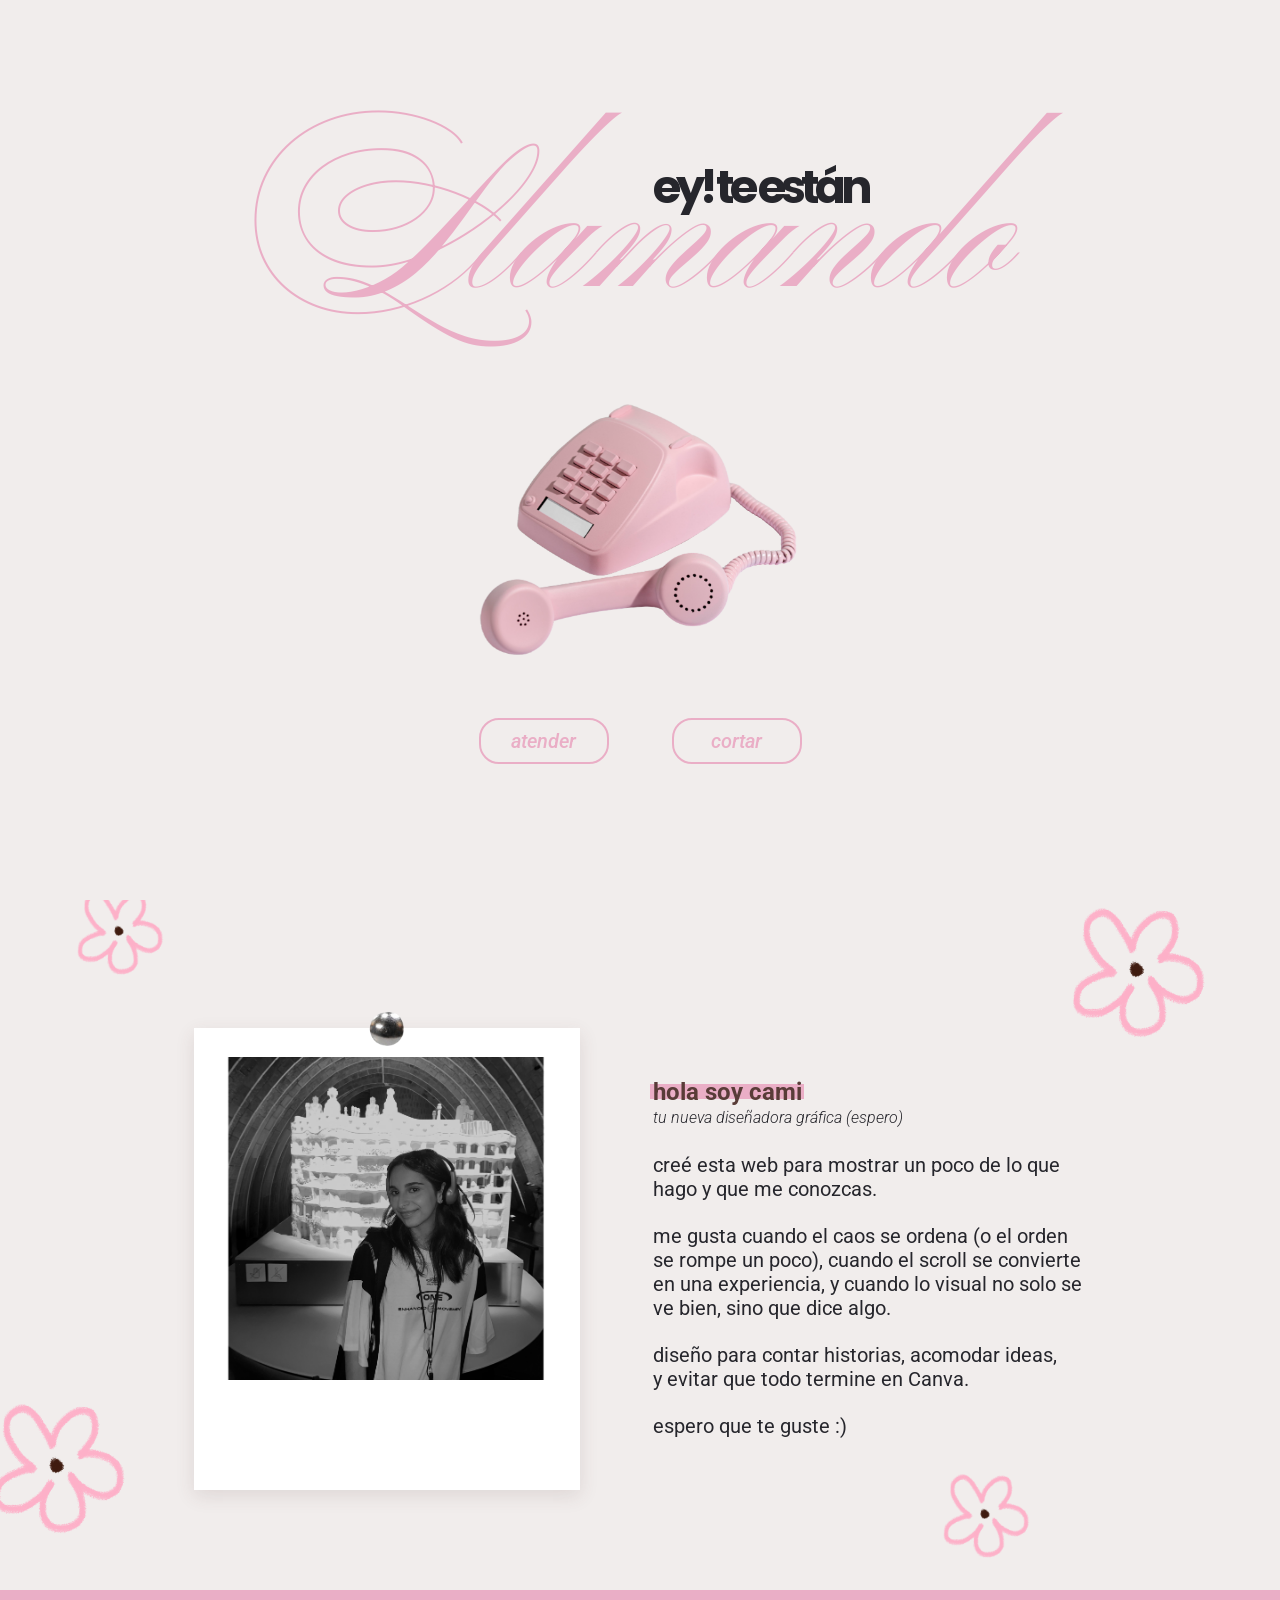
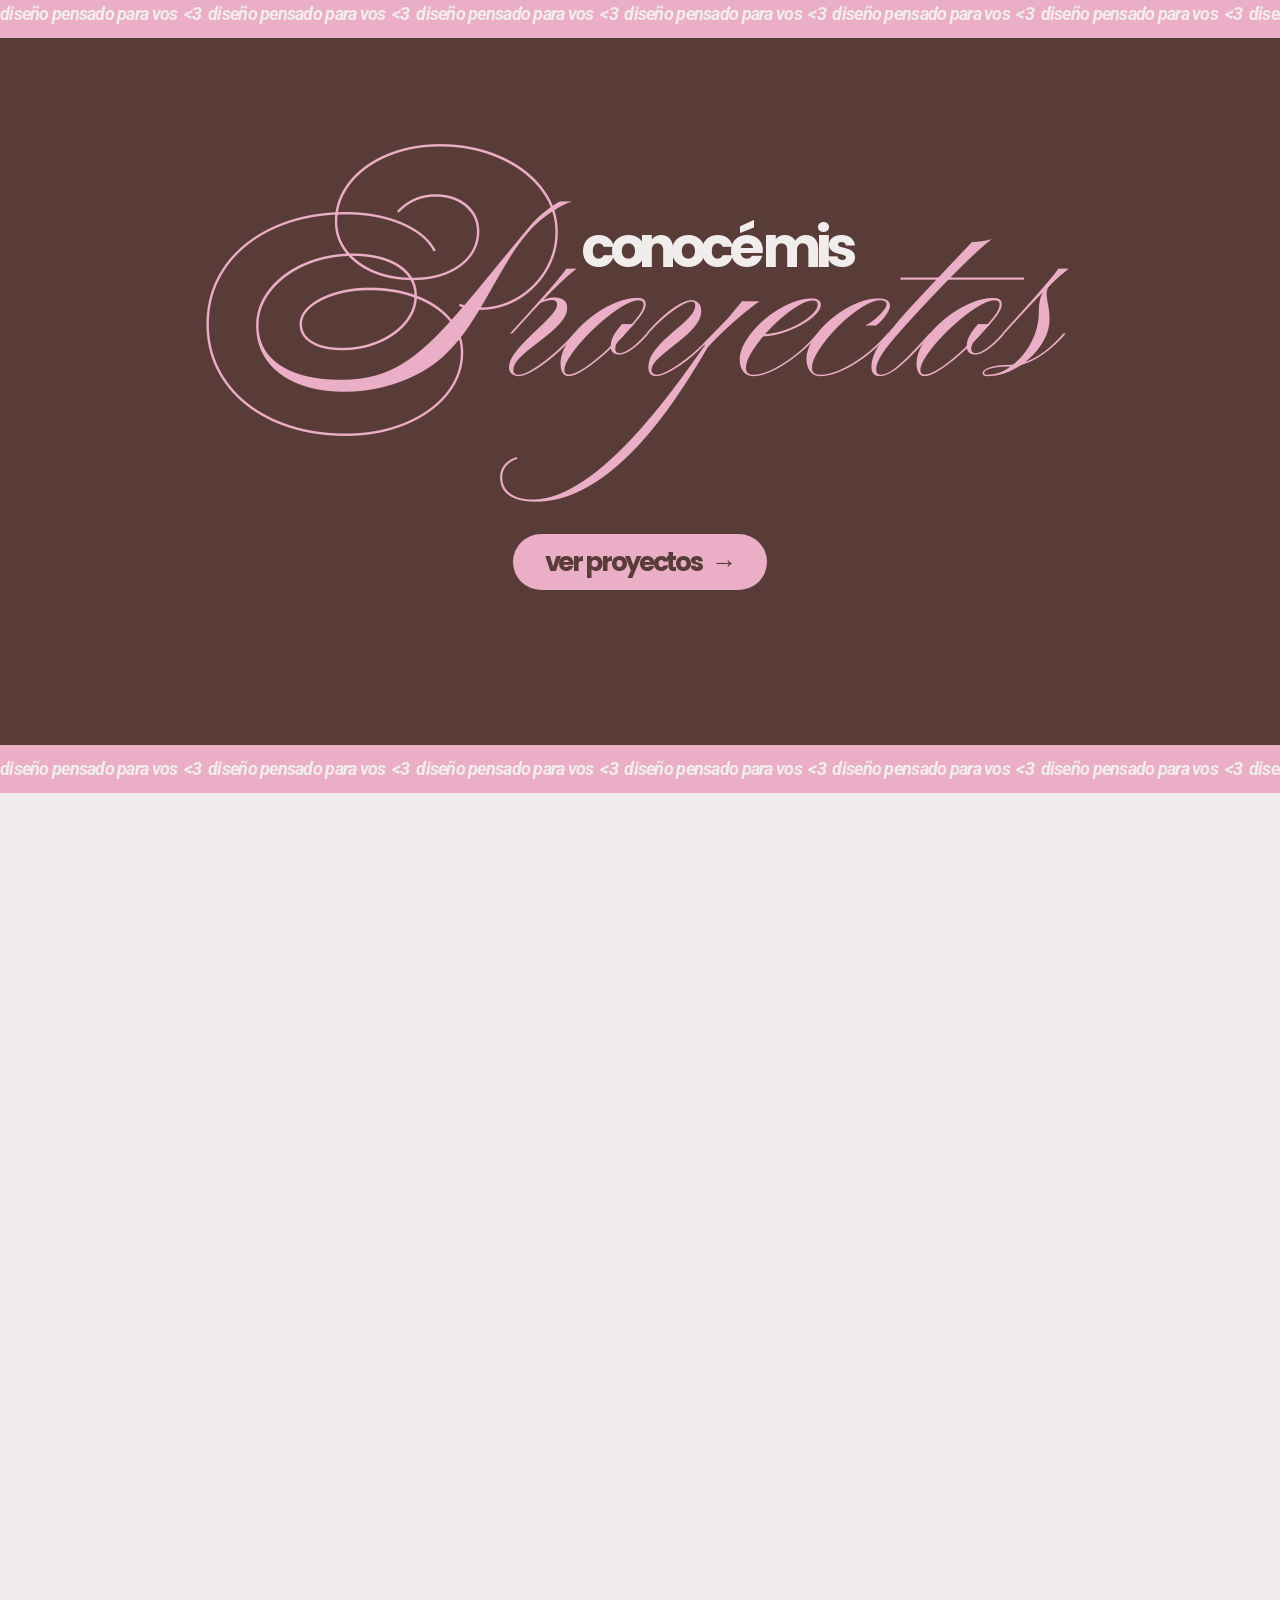
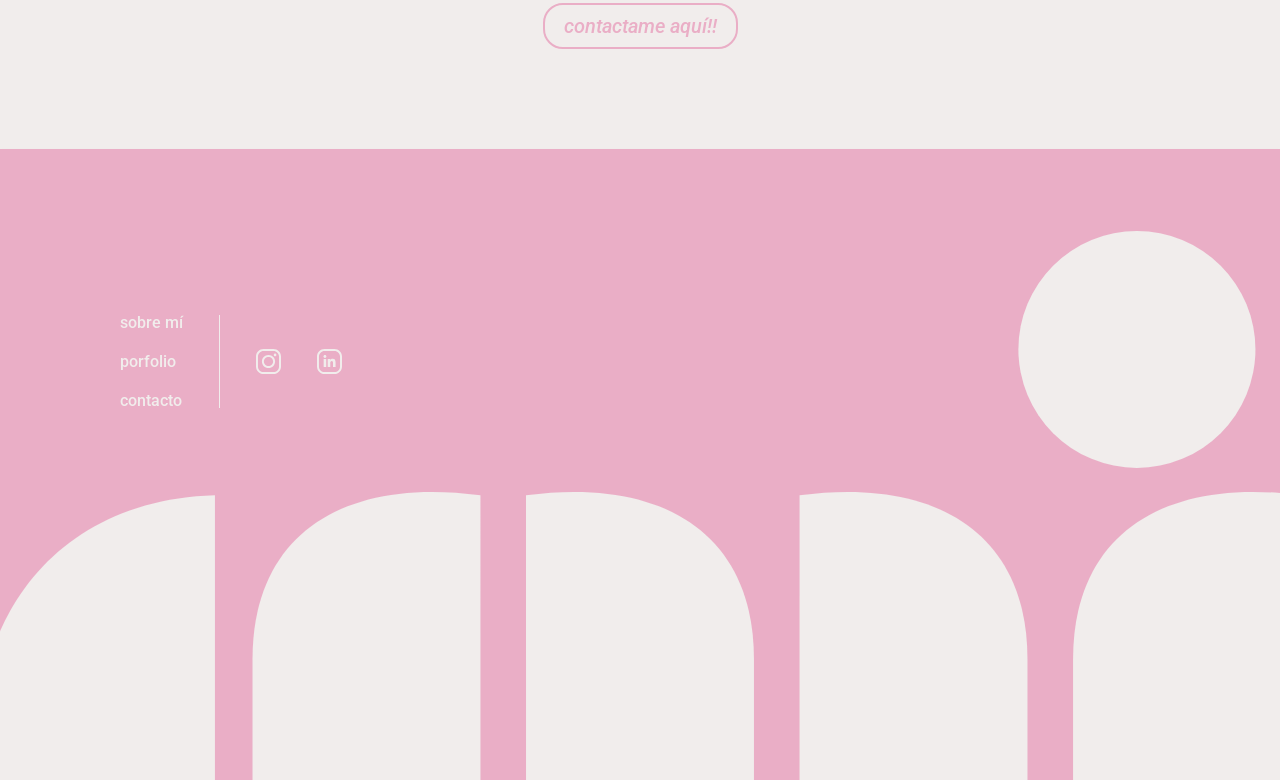
<file: index.html>
<!doctype html>
<html lang="es">
<head>
  <meta charset="UTF-8">
  <meta name="viewport" content="width=device-width, initial-scale=1.0">
  <meta name="robots" content="noindex, nofollow">
  <title>Camila Izuel · diseñadora gráfica</title>
  <meta name="description" content="Portfolio de Camila Izuel, diseñadora gráfica: branding, motion graphics, redes sociales, piezas publicitarias, edición de video, fiestas y papelería.">
  <link rel="canonical" href="https://www.camilaizuel.com/">

  <script async src="https://www.googletagmanager.com/gtag/js?id=G-B54BYDJ3BX"></script>
  <script>
    window.dataLayer = window.dataLayer || [];
    function gtag(){dataLayer.push(arguments);}
    gtag('js', new Date());
    gtag('config', 'G-B54BYDJ3BX');
  </script>

  <link rel="preconnect" href="https://fonts.googleapis.com">
  <link rel="preconnect" href="https://fonts.gstatic.com" crossorigin>
  <link href="https://fonts.googleapis.com/css2?family=Ballet&family=Poppins:ital,wght@0,300;0,500;0,700;1,500&family=Roboto:ital,wght@0,300;0,400;0,500;0,700;1,300;1,500;1,700&display=swap" rel="stylesheet">
  <link rel="stylesheet" href="css/estilos.css?v=11">
  <link rel="icon" href="assets/img/iso.png" type="image/png">
  <link rel="apple-touch-icon" href="assets/img/iso.png">
</head>
<body class="pagina-inicio con-intro">

  <!-- INTRO: logo + teléfono -->
  <div class="intro" id="intro">
    <div class="intro__escena">
      <div class="titulo-script">
        <span class="titulo-script__script">Llamando</span>
        <span class="titulo-script__bold">ey! te están</span>
      </div>
      <img class="intro__telefono" src="assets/img/telefono.png" alt="teléfono sonando">
      <div class="intro__botones">
        <button class="btn-borde" id="btn-atender">atender</button>
        <button class="btn-borde" id="btn-cortar">cortar</button>
      </div>
    </div>
    <div class="intro__logo-capa"><img class="intro__logo" src="assets/img/logo.png" alt="cami"></div>
  </div>

  <header id="header"></header>

  <main>
    <!-- HERO -->
    <section class="hero" id="hero">
      <h1 class="hero__textos">
        <span class="hero__linea hero__linea--1">hola :) soy cami<span class="hero__brillo">˚✧₊⁎</span></span>
        <span class="hero__linea hero__linea--2">tu nueva <span class="ruleta"><span class="ruleta__pista" id="ruleta"><span>diseñadora</span><span>creativa</span><span class="ruleta__ancho" aria-hidden="true">diseñadora</span></span></span></span>
      </h1>
      <span class="cartel">scrolleá para empezar a conocerme !!</span>
    </section>

    <!-- SOBRE MÍ -->
    <section class="sobre" id="sobremi">
      <div class="sobre__contenido">
        <img class="flor flor--1" src="assets/img/micelanea.flor.png" alt="">
        <img class="flor flor--2" src="assets/img/micelanea.flor.png" alt="">
        <img class="flor flor--3" src="assets/img/micelanea.flor.png" alt="">
        <img class="flor flor--4" src="assets/img/micelanea.flor.png" alt="">

        <div class="aparece">
          <div class="polaroid">
            <div class="polaroid__marco"><div class="polaroid__foto"><img src="assets/img/yo.png" alt="Cami"></div></div>
            <img class="polaroid__chinche" src="assets/img/chinche.png" alt="">
          </div>
        </div>

        <div class="sobre__texto aparece">
          <h2 class="sobre__titulo">hola soy cami</h2>
          <p class="sobre__sub">tu nueva diseñadora gráfica (espero)</p>
          <p>creé esta web para mostrar un poco de lo que hago y que me conozcas.</p>
          <p>me gusta cuando el caos se ordena (o el orden se rompe un poco), cuando el scroll se convierte en una experiencia, y cuando lo visual no solo se ve bien, sino que dice algo.</p>
          <p>diseño para contar historias, acomodar ideas,<br>y evitar que todo termine en Canva.</p>
          <p>espero que te guste :)</p>
        </div>
      </div>
    </section>

    <div class="banda" aria-hidden="true"><div class="banda__pista"></div></div>

    <!-- CONOCÉ MIS PROYECTOS -->
    <a class="bloque-proyectos" id="portfolio" href="proyectos.html" aria-label="conocé mis proyectos">
      <div class="titulo-script titulo-proyectos aparece">
        <span class="titulo-script__script">Proyectos</span>
        <span class="titulo-script__bold">conocé mis</span>
      </div>
      <span class="btn-ver aparece">ver proyectos <span class="btn-ver__flecha">→</span></span>
    </a>

    <div class="banda" aria-hidden="true"><div class="banda__pista"></div></div>

    <!-- CONTACTO -->
    <section class="contacto" id="contacto">
      <div class="postal aparece" id="postal" tabindex="0" role="button" aria-label="dar vuelta la postal">
        <div class="postal__carta">
          <img class="postal__cara postal__cara--frente" src="assets/img/postal-frente.jpg" alt="dejame hacer tus ideas realidad. contame qué diseño te gustaría realizar, y en estos días te voy a estar contactando">
          <img class="postal__cara postal__cara--dorso" src="assets/img/postal-dorso.jpg" alt="postal">
        </div>
      </div>
      <a class="btn-borde" data-whatsapp target="_blank" rel="noopener">contactame aquí!!</a>
    </section>
  </main>

  <footer id="footer"></footer>

  <script src="js/comun.js?v=11"></script>
  <script src="js/inicio.js?v=11"></script>
</body>
</html>
</file>
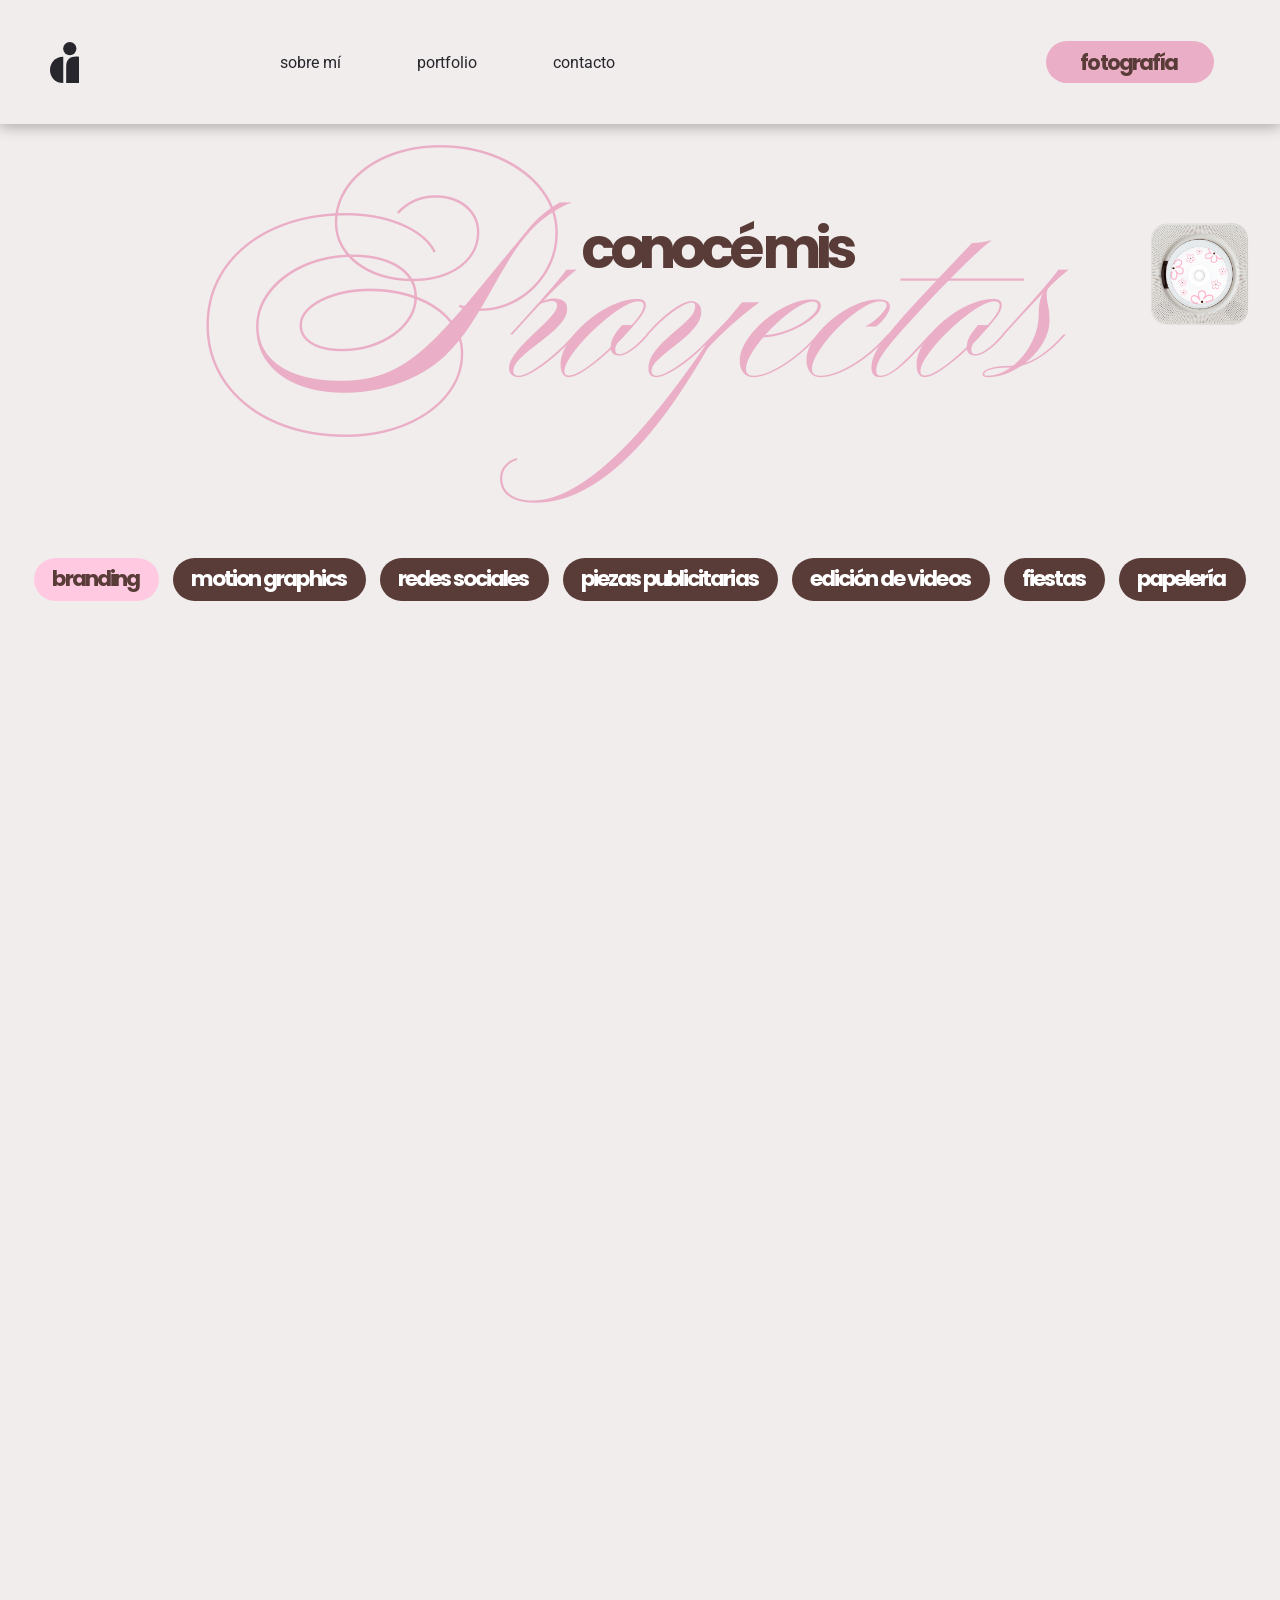
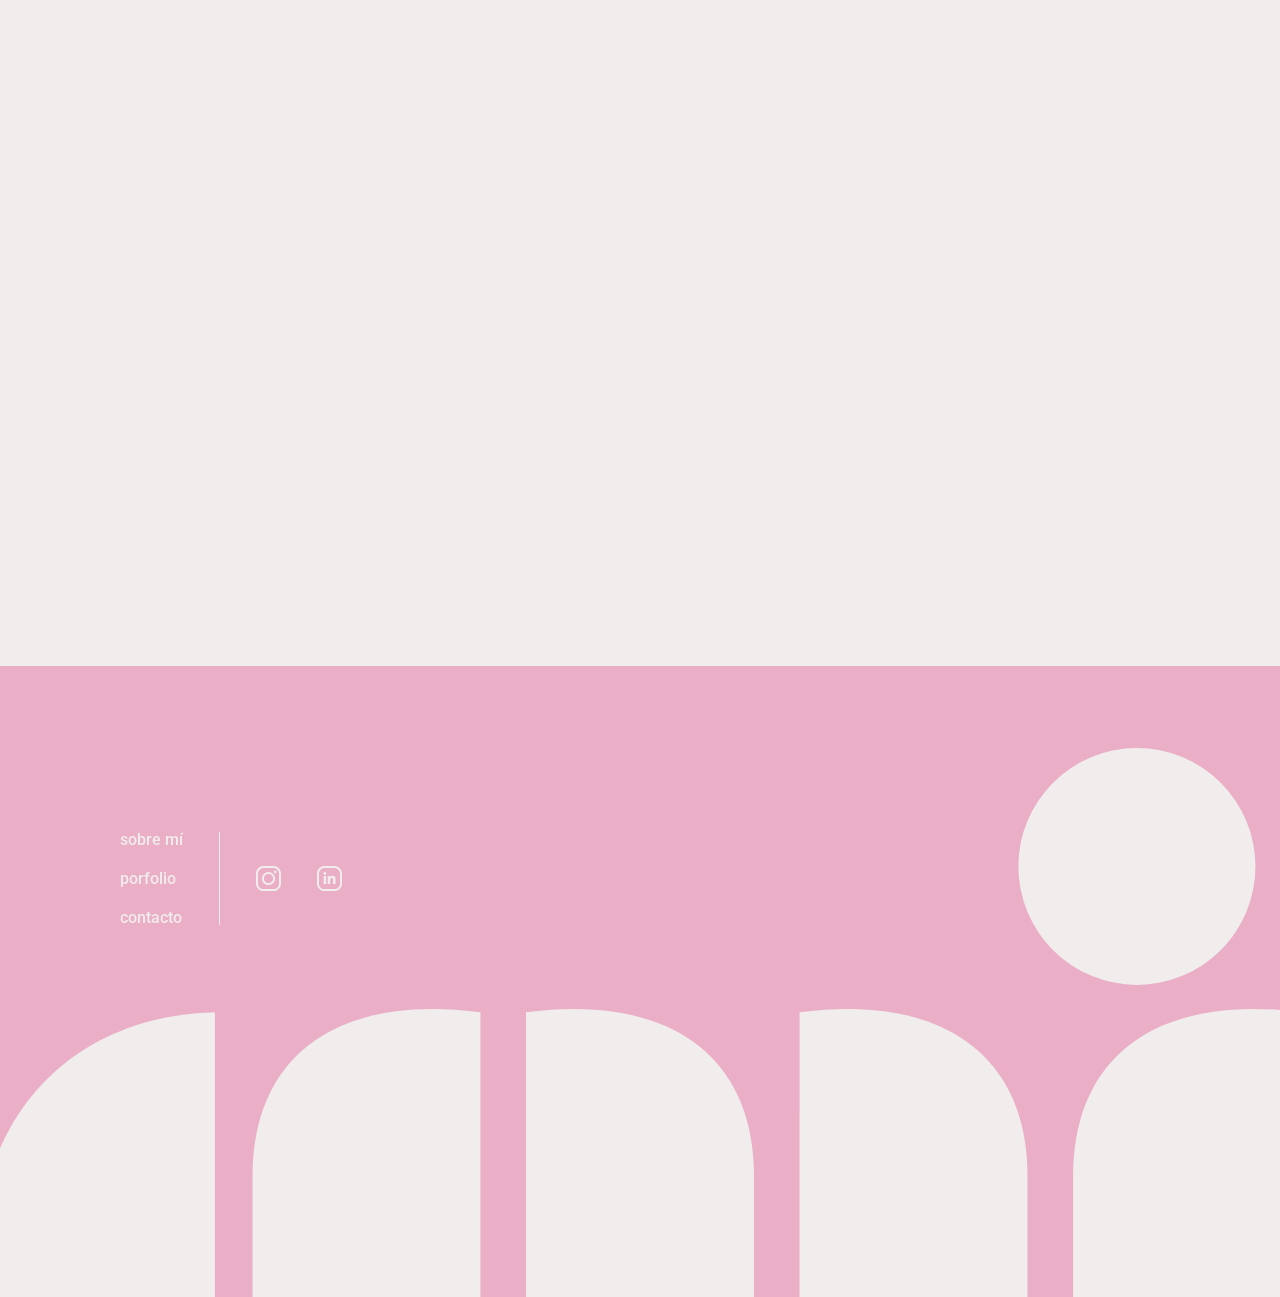
<file: proyectos.html>
<!doctype html>
<html lang="es">
<head>
  <meta charset="UTF-8">
  <meta name="viewport" content="width=device-width, initial-scale=1.0">
  <meta name="robots" content="noindex, nofollow">
  <title>Proyectos · Camila Izuel</title>
  <meta name="description" content="Proyectos de Camila Izuel: branding, motion graphics, redes sociales, piezas publicitarias, edición de video, fiestas y papelería.">
  <script async src="https://www.googletagmanager.com/gtag/js?id=G-B54BYDJ3BX"></script>
  <script>window.dataLayer=window.dataLayer||[];function gtag(){dataLayer.push(arguments);}gtag('js',new Date());gtag('config','G-B54BYDJ3BX');</script>
  <link rel="preconnect" href="https://fonts.googleapis.com">
  <link rel="preconnect" href="https://fonts.gstatic.com" crossorigin>
  <link href="https://fonts.googleapis.com/css2?family=Ballet&family=Poppins:ital,wght@0,300;0,500;0,700;1,500&family=Roboto:ital,wght@0,300;0,400;0,500;0,700;1,300;1,500;1,700&display=swap" rel="stylesheet">
  <link rel="stylesheet" href="css/estilos.css?v=11">
  <link rel="icon" href="assets/img/iso.png" type="image/png">
  <link rel="apple-touch-icon" href="assets/img/iso.png">
</head>
<body class="pagina-interna">
  <header id="header"></header>

  <main>
    <div class="cabecera-proyectos">
      <div class="titulo-script titulo-proyectos">
        <span class="titulo-script__script">Proyectos</span>
        <span class="titulo-script__bold">conocé mis</span>
      </div>
    </div>

    <nav class="categorias" aria-label="categorías de proyectos"><div class="categorias__lista" id="categorias"></div></nav>

    <div class="listado" id="listado"></div>
  </main>

  <footer id="footer"></footer>

  <script src="js/trabajos.js?v=11"></script>
  <script src="js/comun.js?v=11"></script>
  <script src="js/proyectos.js?v=11"></script>
</body>
</html>
</file>
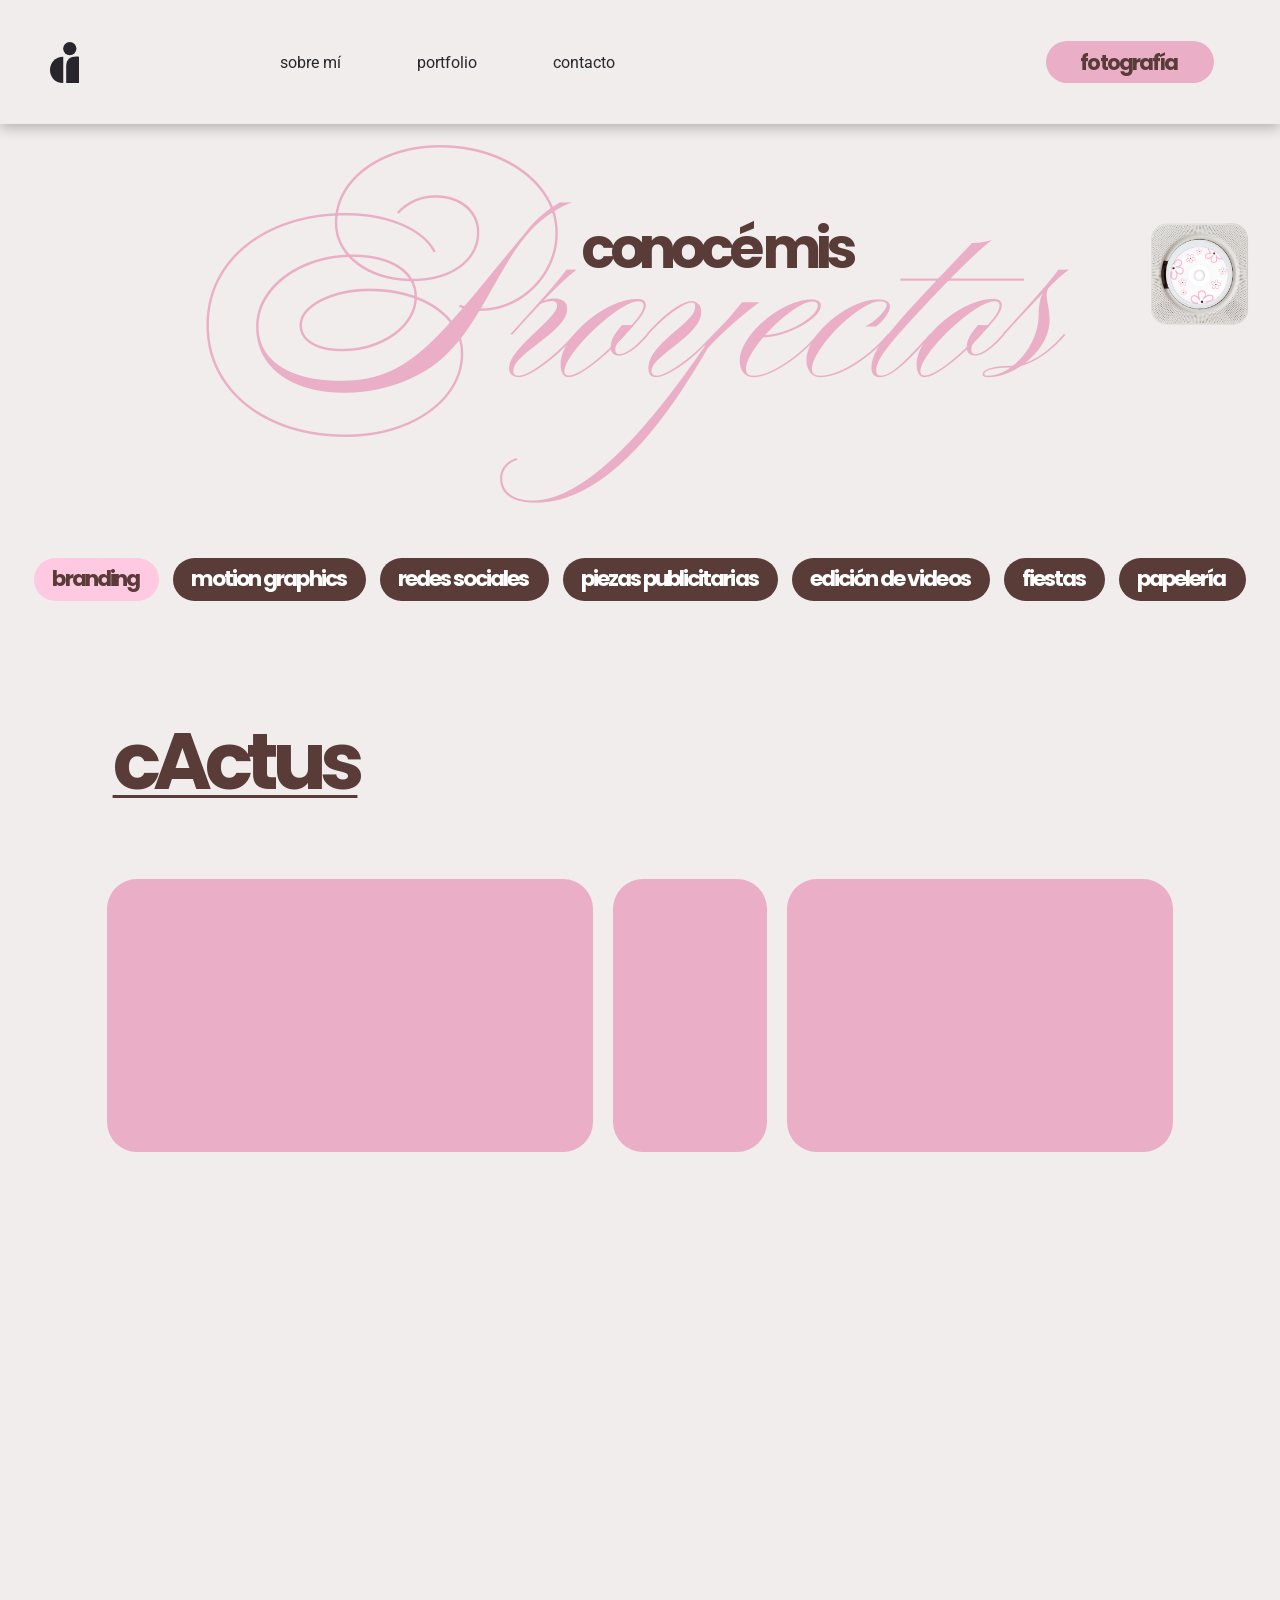
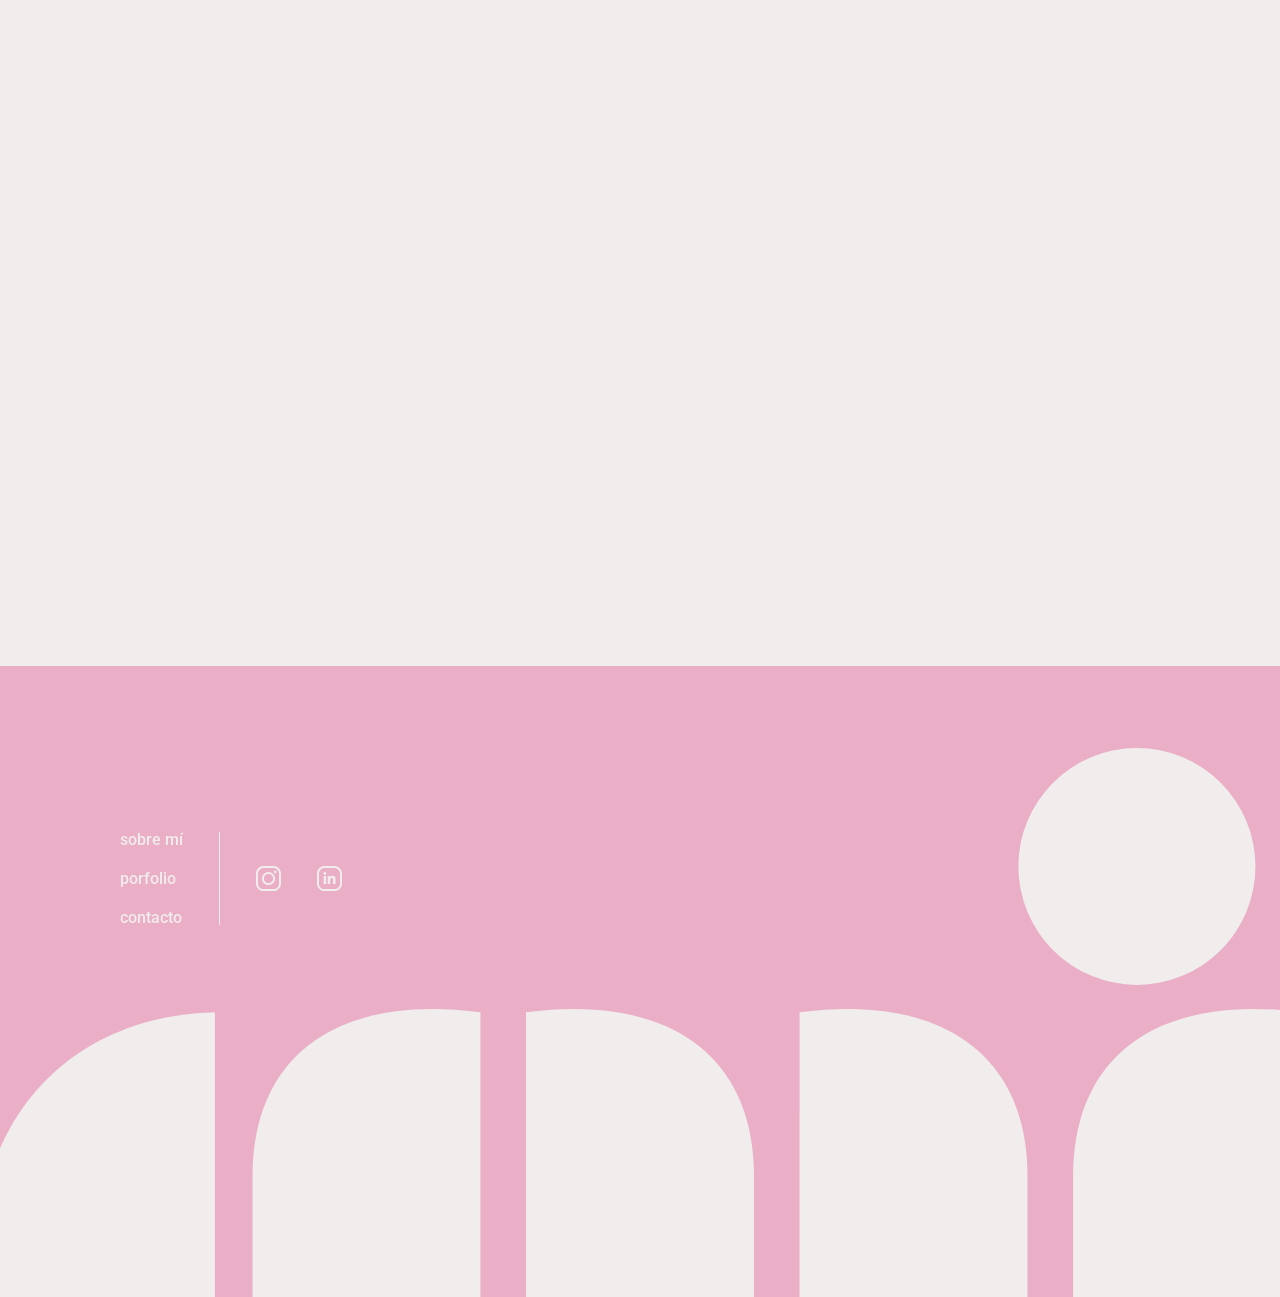
<file: trabajo.html>
<!doctype html>
<html lang="es">
<head>
  <meta charset="UTF-8">
  <meta name="viewport" content="width=device-width, initial-scale=1.0">
  <meta name="robots" content="noindex, nofollow">
  <title>Proyecto · Camila Izuel</title>
  <script async src="https://www.googletagmanager.com/gtag/js?id=G-B54BYDJ3BX"></script>
  <script>window.dataLayer=window.dataLayer||[];function gtag(){dataLayer.push(arguments);}gtag('js',new Date());gtag('config','G-B54BYDJ3BX');</script>
  <link rel="preconnect" href="https://fonts.googleapis.com">
  <link rel="preconnect" href="https://fonts.gstatic.com" crossorigin>
  <link href="https://fonts.googleapis.com/css2?family=Ballet&family=Poppins:ital,wght@0,300;0,500;0,700;1,500&family=Roboto:ital,wght@0,300;0,400;0,500;0,700;1,300;1,500;1,700&display=swap" rel="stylesheet">
  <link rel="stylesheet" href="css/estilos.css?v=11">
  <link rel="icon" href="assets/img/iso.png" type="image/png">
  <link rel="apple-touch-icon" href="assets/img/iso.png">
</head>
<body class="pagina-interna">
  <header id="header"></header>

  <main>
    <article class="trabajo" id="trabajo">
      <a class="trabajo__volver" id="volver" aria-label="volver a la sección anterior">✕</a>
      <div class="trabajo__piezas" id="piezas"></div>
      <aside class="trabajo__info">
        <p class="trabajo__categoria" id="categoria"></p>
        <h1 class="trabajo__titulo" id="titulo"></h1>
        <p class="trabajo__texto" id="texto"></p>
        <a class="trabajo__siguiente" id="siguiente">Siguiente proyecto <span>→</span></a>
      </aside>
    </article>
  </main>

  <div class="lupa" id="lupa" role="dialog" aria-label="pieza en grande">
    <button class="lupa__cerrar" id="lupa-cerrar" aria-label="cerrar">✕</button>
    <div id="lupa-contenido"></div>
  </div>

  <footer id="footer"></footer>

  <script src="js/trabajos.js?v=11"></script>
  <script src="js/comun.js?v=11"></script>
  <script src="js/trabajo.js?v=11"></script>
</body>
</html>
</file>
<file: css/estilos.css>
/* camilaizuel.com — estilos */

:root {
  --rosa: #EAAEC6;
  --rosa-claro: #FFC9E2;
  --marron: #593C38;
  --tinta: #26262C;
  --fondo: #F1EDEC;
  --header: 124px;
  --lado: clamp(16px, 8.33vw, 120px);
}

* { box-sizing: border-box; margin: 0; padding: 0; }

html { scroll-behavior: smooth; }

body {
  background: var(--fondo);
  color: var(--tinta);
  font-family: 'Roboto', sans-serif;
  overflow-x: hidden;
  -webkit-font-smoothing: antialiased;
}

img, video { display: block; max-width: 100%; }
a { color: inherit; }

.poppins { font-family: 'Poppins', sans-serif; }

/* ================= HEADER ================= */
.header {
  position: fixed;
  top: 0; left: 0; right: 0;
  height: var(--header);
  background: var(--fondo);
  z-index: 900;
  display: flex;
  align-items: center;
  padding: 0 66px 0 50px;
  transition: box-shadow .3s ease;
}
.header.con-sombra,
.pagina-interna .header { box-shadow: 0 4px 12px rgba(0, 0, 0, .25); }

.header__logo { width: 28.7px; height: 41px; flex: none; }
.header__logo img { width: 100%; height: 100%; }

.header__nav {
  display: flex;
  margin-left: 201px;
  gap: 0;
}
.header__nav a {
  font-size: 16px;
  color: var(--tinta);
  text-decoration: none;
  transition: color .25s ease;
}
.header__nav a + a { margin-left: 76px; }
.header__nav a:hover { color: var(--rosa); }

.btn-foto {
  margin-left: auto;
  width: 168px;
  height: 42px;
  border-radius: 21px;
  background: var(--rosa);
  color: var(--marron);
  font-family: 'Poppins', sans-serif;
  font-weight: 700;
  font-size: 21px;
  letter-spacing: -0.09em;
  text-decoration: none;
  display: inline-flex;
  align-items: center;
  justify-content: center;
  padding-right: .11em;
  transition: transform .25s ease, background-color .25s ease;
}
.btn-foto:hover { transform: translateY(-2px); background: var(--rosa-claro); }

.hamburguesa { display: none; }
.menu-movil { display: none; }

/* ================= INTRO ================= */
.intro {
  position: fixed;
  inset: 0;
  z-index: 2000;
  background: var(--fondo);
  overflow: hidden;
}
.intro__logo-capa {
  position: absolute;
  inset: 0;
  background: var(--rosa);
  display: flex;
  align-items: center;
  justify-content: center;
  animation: capaFuera .5s ease 2.3s forwards;
}
.intro__logo {
  width: 200px;
  opacity: 0;
  transform-origin: center 60%;
  animation: logoPop .6s ease-out .4s forwards, logoExpand 1s ease-in 1.4s forwards;
}
@keyframes logoPop {
  0% { transform: scale(0); opacity: 0; }
  60% { transform: scale(1.15); opacity: 1; }
  80% { transform: scale(.95); }
  100% { transform: scale(1); opacity: 1; }
}
@keyframes logoExpand { to { transform: scale(60); } }
@keyframes capaFuera { to { opacity: 0; visibility: hidden; } }

.intro__escena {
  position: absolute;
  inset: 0;
  display: flex;
  flex-direction: column;
  align-items: center;
  justify-content: center;
  padding: 20px 16px;
}
.titulo-script {
  position: relative;
  text-align: center;
  line-height: 1;
}
.titulo-script__script {
  display: block;
  font-family: 'Ballet', cursive;
  font-weight: 400;
  font-optical-sizing: none;
  font-variation-settings: "opsz" 16;
  color: var(--rosa);
  font-size: 240px;
  line-height: 1.16;
  white-space: nowrap;
}
.titulo-script__bold {
  position: absolute;
  font-family: 'Poppins', sans-serif;
  font-weight: 700;
  letter-spacing: -0.11em;
  white-space: nowrap;
  line-height: 1;
}

.intro .titulo-script__script { font-size: clamp(90px, 15.5vw, 223px); }
.intro .titulo-script__bold {
  font-size: clamp(22px, 3.63vw, 52px);
  color: var(--tinta);
  left: 51.7%;
  top: 12%;
}
.intro .titulo-script { opacity: 0; animation: subir .9s ease-out 2.6s forwards; }

.intro__telefono {
  width: clamp(220px, 26.7vw, 384px);
  margin-top: clamp(0px, 2vh, 30px);
  scale: -1 1;
  opacity: 0;
  animation: subir .7s ease-out 3.2s forwards, latido 1s ease-in-out 3.9s infinite;
}
@keyframes latido {
  0%, 100% { transform: scale(1) rotate(0); }
  25% { transform: scale(1.04) rotate(-2deg); }
  75% { transform: scale(1.04) rotate(2deg); }
}

.intro__botones {
  display: flex;
  gap: 63px;
  margin-top: clamp(24px, 5.5vh, 50px);
  opacity: 0;
  animation: subir .8s ease-out 3.8s forwards;
}
.btn-borde {
  display: inline-flex;
  align-items: center;
  justify-content: center;
  min-width: 130px;
  height: 46px;
  padding: 0 26px;
  border: 2px solid var(--rosa);
  border-radius: 20px;
  background: var(--fondo);
  color: var(--rosa);
  font-family: 'Roboto', sans-serif;
  font-size: 20px;
  font-weight: 500;
  font-style: italic;
  text-decoration: none;
  cursor: pointer;
  transition: background-color .3s ease, color .3s ease;
}
.btn-borde:hover { background: var(--rosa); color: var(--fondo); }
#btn-cortar { transition: transform .4s cubic-bezier(.22, .61, .36, 1), background-color .3s, color .3s; }

@keyframes subir {
  from { opacity: 0; transform: translateY(20px); }
  to { opacity: 1; transform: translateY(0); }
}

.intro.saliendo { animation: capaFuera .6s ease forwards; }
body.con-intro { overflow: hidden; }

/* ================= HERO ================= */
.hero {
  position: relative;
  min-height: 100vh;
  min-height: 100svh;
  padding-top: var(--header);
  overflow: hidden;
  display: flex;
  flex-direction: column;
  align-items: center;
  justify-content: center;
  background: linear-gradient(45deg, #EAAEC6, #F3BDD2, #F1EDEC, #F3BDD2, #E080A7);
  background-size: 800% 800%;
  animation: gradiente 8s ease-in-out infinite;
}
.hero::before {
  content: "";
  position: absolute;
  inset: 0;
  pointer-events: none;
  background: url("../assets/img/noise.jpg") repeat;
  opacity: .08;
  mix-blend-mode: overlay;
  z-index: 1;
}
@keyframes gradiente {
  0%, 100% { background-position: 0% 50%; }
  50% { background-position: 100% 50%; }
}

.hero__textos {
  position: relative;
  z-index: 2;
  font-family: 'Poppins', sans-serif;
  font-weight: 700;
  color: var(--marron);
  font-size: 80px;
  letter-spacing: -0.09em;
  line-height: 86px;
  margin-top: -40px;
}
.hero__linea { display: block; white-space: nowrap; opacity: 0; }
.hero__linea--1 { padding-left: 2px; }
.cargado .hero__linea--1 { animation: subir 1s ease-out .3s forwards; }
.cargado .hero__linea--2 { animation: subir 1s ease-out .9s forwards; }
.hero__brillo {
  position: absolute;
  font-family: 'Poppins', sans-serif;
  font-weight: 300;
  font-size: .46em;
  letter-spacing: 0;
  margin-left: .1em;
  margin-top: .3em;
}

/* ruleta de palabras */
.ruleta {
  display: inline-block;
  height: 86px;
  overflow: hidden;
  vertical-align: top;
}
.ruleta__pista {
  display: flex;
  flex-direction: column;
  transition: transform .3s ease-in-out;
}
.ruleta__pista span { display: block; height: 86px; }
/* reserva el ancho de la palabra más larga: así el título no se corre cuando cambia la palabra */
.ruleta__pista .ruleta__ancho { height: 0 !important; overflow: hidden; visibility: hidden; }

/* cartel "scrolleá" */
.cartel {
  position: relative;
  z-index: 2;
  margin-top: 66px;
  display: inline-block;
  font-family: 'Poppins', sans-serif;
  font-weight: 500;
  font-style: italic;
  font-size: 21.6px;
  line-height: 25.6px;
  letter-spacing: -0.11em;
  color: var(--rosa-claro);
  padding: 0 9px 0 7px;
  opacity: 0;
}
.cartel::before {
  content: "";
  position: absolute;
  left: 0; right: 0;
  top: 4.7px;
  height: 18.2px;
  background: var(--marron);
  z-index: -1;
}
.cargado .cartel { animation: subir .8s ease-out 1.6s forwards, pulso 1.5s ease-in-out 2.4s infinite; }
@keyframes pulso {
  0%, 100% { transform: scale(1); }
  50% { transform: scale(1.06); }
}

.flor-cursor {
  position: absolute;
  width: 120px;
  pointer-events: none;
  z-index: 3;
  transition: opacity 1s ease-out, transform 1s ease-out;
}

/* ================= SOBRE MÍ ================= */
.sobre {
  position: relative;
  padding: 108px var(--lado) 100px;
  display: flex;
  justify-content: center;
}
.sobre__contenido {
  position: relative;
  display: flex;
  align-items: flex-start;
  gap: 73px;
  max-width: 893px;
}

.polaroid {
  position: relative;
  flex: none;
  width: 386px;
  padding-top: 19.6px;
  transform-origin: 50% 0;
  animation: hamaca 2.5s ease-in-out infinite;
}
@keyframes hamaca {
  0%, 100% { transform: rotate(-4deg); }
  50% { transform: rotate(4deg); }
}
.polaroid__marco {
  background: #fff;
  height: 462.2px;
  padding: 29.2px 31.4px 0;
  box-shadow: 0 6px 18px rgba(89, 60, 56, .12);
}
/* recorte igual al Figma: la foto tapa la barra de la ventana */
.polaroid__foto {
  position: relative;
  width: 323.2px;
  height: 323.2px;
  overflow: hidden;
}
.polaroid__foto img {
  position: absolute;
  left: -0.43%;
  top: -9.84%;
  width: 100.45%;
  max-width: none;
  height: 120%;
}
.polaroid__chinche {
  position: absolute;
  top: 0;
  left: 172.3px;
  width: 42px;
  height: 41.8px;
  z-index: 2;
}

.sobre__texto {
  width: 434px;
  padding-top: 70px;
  font-size: 20px;
  line-height: normal;
  color: var(--tinta);
}
.sobre__titulo {
  position: relative;
  display: inline-block;
  font-size: 24px;
  font-weight: 700;
  color: var(--marron);
  z-index: 0;
}
.sobre__titulo::before {
  content: "";
  position: absolute;
  left: -2.7px;
  top: 6.2px;
  width: 153.7px;
  height: 14.5px;
  background: var(--rosa);
  z-index: -1;
}
.sobre__sub {
  font-size: 16px;
  font-weight: 300;
  font-style: italic;
  line-height: 24px;
  margin-bottom: 23px;
}
.sobre__texto p + p { margin-top: 23px; }
.sobre__texto .sobre__sub + p { margin-top: 0; }

.flor {
  position: absolute;
  pointer-events: none;
  will-change: transform;
}
.flor--1 { width: 105px; left: -128px; top: -128px; }
.flor--2 { width: 162px; right: -130px; top: -117px; }
.flor--3 { width: 162px; left: -219px; bottom: -59px; }
.flor--4 { width: 105px; right: 50px; bottom: -78px; }

/* aparecer al scrollear */
.aparece { opacity: 0; transform: translateY(40px); transition: opacity .8s ease, transform .8s cubic-bezier(.2, .7, .2, 1); }
.aparece.visto { opacity: 1; transform: none; }

/* ================= BANDA (slider de texto) ================= */
.banda {
  height: 48px;
  background: var(--rosa);
  overflow: hidden;
  display: flex;
  align-items: center;
}
.banda__pista {
  display: flex;
  flex: none;
  animation: banda 40s linear infinite;   /* la duración la ajusta inicio.js según el ancho */
  will-change: transform;
}
.banda__pista span {
  flex: none;
  padding-right: 6px;
  white-space: pre;
  color: var(--fondo);
  font-size: 18px;
  font-weight: 700;
  font-style: italic;
  letter-spacing: -0.04em;
}
@keyframes banda {
  from { transform: translate3d(-50%, 0, 0); }
  to { transform: translate3d(0, 0, 0); }
}

/* ================= CONOCÉ MIS PROYECTOS ================= */
.bloque-proyectos {
  display: flex;
  flex-direction: column;
  align-items: center;
  justify-content: center;
  min-height: 707px;
  background: var(--marron);
  text-decoration: none;
  overflow: hidden;
  padding: 40px 16px;
}
.bloque-proyectos .titulo-script { transition: transform .6s cubic-bezier(.2, .7, .2, 1); }
.bloque-proyectos:hover .titulo-script { transform: scale(1.04); }
.bloque-proyectos .titulo-script__bold { color: var(--fondo); }

/* botón "ver proyectos": que se note que el bloque se cliquea */
.btn-ver {
  display: inline-flex;
  align-items: center;
  gap: 10px;
  margin-top: 64px;
  height: 56px;
  padding: 0 30px 0 32px;
  border-radius: 28px;
  background: var(--rosa);
  color: var(--marron);
  font-family: 'Poppins', sans-serif;
  font-weight: 700;
  font-size: 26px;
  letter-spacing: -0.09em;
  transition: background-color .25s ease, transform .25s ease;
}
.btn-ver__flecha {
  display: inline-block;
  letter-spacing: 0;
  transition: transform .25s ease;
}
.bloque-proyectos:hover .btn-ver { background: var(--rosa-claro); transform: translateY(-2px); }
.bloque-proyectos:hover .btn-ver__flecha { transform: translateX(5px); }

.titulo-proyectos .titulo-script__script { font-size: 240px; }
.titulo-proyectos .titulo-script__bold {
  font-size: 56.4px;
  left: 43%;
  top: 10%;
  letter-spacing: -0.11em;
}

/* ================= CONTACTO ================= */
.contacto {
  padding: 137px var(--lado) 100px;
  display: flex;
  flex-direction: column;
  align-items: center;
}
.postal {
  width: min(905px, 100%);
  aspect-ratio: 905 / 638;
  perspective: 1800px;
  cursor: pointer;
  -webkit-tap-highlight-color: transparent;
}
.postal__carta {
  position: relative;
  width: 100%;
  height: 100%;
  transform-style: preserve-3d;
  transition: transform .9s cubic-bezier(.45, .05, .2, 1);
  will-change: transform;
}
.postal.girada .postal__carta { transform: rotateY(180deg); }
.postal__cara {
  position: absolute;
  inset: 0;
  width: 100%;
  height: 100%;
  object-fit: cover;
  -webkit-backface-visibility: hidden;
  backface-visibility: hidden;
  box-shadow: 4px 4px 4px rgba(0, 0, 0, .25);
  transform: translateZ(0.1px);
}
.postal__cara--dorso { transform: rotateY(180deg) translateZ(0.1px); }

.contacto .btn-borde { margin-top: 35px; padding: 0 19px; white-space: nowrap; }

/* ================= REPRODUCTOR ================= */
.musica {
  position: fixed;
  top: calc(var(--header) + 24px);
  right: 2%;
  width: 110px;
  height: 110px;
  z-index: 800;
  cursor: pointer;
  border: 0;
  background: none;
}
/* en proyectos y trabajos va debajo de la banda de categorías */
.pagina-interna .musica { top: calc(var(--header) + var(--banda, 56px) + 20px); }
.musica__base { width: 100%; height: 100%; pointer-events: none; }
.musica__cd {
  position: absolute;
  top: 50%; left: 50%;
  width: 65%;
  height: 65%;
  transform: translate(-50%, -50%);
  pointer-events: none;
}
.musica__cd.gira { animation: girar 3s linear infinite; }
@keyframes girar {
  from { transform: translate(-50%, -50%) rotate(0); }
  to { transform: translate(-50%, -50%) rotate(360deg); }
}

/* ================= FOOTER ================= */
.footer {
  position: relative;
  height: 631px;
  background: var(--rosa);
  overflow: hidden;
  box-shadow: 0 4px 4px rgba(0, 0, 0, .25);
}
.footer__logo {
  position: absolute;
  left: -1.68%;
  top: 82px;
  width: 103.3%;
  max-width: none;
  height: auto;
  pointer-events: none;
}
.footer__links {
  position: absolute;
  left: 120px;
  top: 166px;
  display: flex;
  align-items: center;
  z-index: 1;
}
.footer__nav {
  display: flex;
  flex-direction: column;
  gap: 24px;
  padding-right: 36px;
  border-right: 1px solid var(--fondo);
}
.footer__nav a {
  color: var(--fondo);
  font-size: 16px;
  font-weight: 500;
  text-decoration: none;
  line-height: 15px;
  transition: color .25s;
}
.footer__nav a:hover { color: var(--marron); }
.footer__redes { display: flex; gap: 36px; padding-left: 36px; }
.footer__redes a { display: block; width: 25px; height: 25px; transition: transform .2s; }
.footer__redes a:hover { transform: scale(1.12); }
.footer__redes img { width: 25px; height: 25px; }

/* ================= PÁGINA PROYECTOS ================= */
.pagina-interna main { padding-top: var(--header); }

.cabecera-proyectos {
  display: flex;
  justify-content: center;
  padding: 69px 16px 70px;
  overflow: hidden;
}
.cabecera-proyectos .titulo-script__bold { color: var(--marron); }

.categorias {
  position: sticky;
  top: var(--header);
  z-index: 700;
  background: var(--marron);
  height: 56px;
  display: flex;
  align-items: center;
  justify-content: center;
  overflow-x: auto;
  scrollbar-width: none;
}
.categorias::-webkit-scrollbar { display: none; }
.categorias__lista {
  display: flex;
  gap: 50px;
  padding: 0 24px;
  white-space: nowrap;
}
.categorias a {
  font-family: 'Poppins', sans-serif;
  font-weight: 700;
  font-size: 21.6px;
  letter-spacing: -0.09em;
  line-height: 25.6px;
  color: var(--fondo);
  text-decoration: none;
  transition: color .25s;
}
.categorias a:hover { color: var(--rosa-claro); }
.categorias a.activa {
  color: var(--rosa-claro);
  text-decoration: underline;
  text-underline-offset: 3px;
  text-decoration-thickness: 2px;
}

/* menú de categorías: píldoras marrones con texto blanco, la elegida rosa con texto marrón.
   Sin fondo atrás (transparente) para que no tape el reproductor de música. */
.menu-pildoras { --banda: 76px; }
.categorias--pildoras { height: var(--banda); background: transparent; pointer-events: none; }
.categorias--pildoras a { pointer-events: auto; }
.categorias--pildoras .categorias__lista { gap: 14px; }
.categorias--pildoras a {
  background: var(--marron);
  color: #fff;
  padding: 8px 20px 9px 18px;
  border-radius: 999px;
  transition: background-color .25s, color .25s, transform .25s;
}
.categorias--pildoras a:hover { color: #fff; background: #6E4A45; transform: translateY(-2px); }
.categorias--pildoras a.activa { background: var(--rosa-claro); color: var(--marron); text-decoration: none; }

.listado {
  max-width: 1440px;
  margin: 0 auto;
  padding: 100px var(--lado) 100px;
  min-height: 60vh;
}
.listado.cambiando { opacity: 0; transform: translateY(16px); }
.listado { transition: opacity .35s ease, transform .35s ease; }

.grupo + .grupo { margin-top: 101px; }
.grupo__titulo {
  display: inline-block;
  font-family: 'Poppins', sans-serif;
  font-weight: 700;
  font-size: 80px;
  letter-spacing: -0.09em;
  line-height: 1.12;
  color: var(--marron);
  text-decoration: underline;
  text-decoration-thickness: 3px;
  text-underline-offset: 6px;
  padding-left: 6px;
  margin-bottom: 72px;
}
a.grupo__titulo:hover { color: var(--rosa); }

/* filas parejas: cada pieza con su proporción (el estilo de cada una lo pone el JS) */
.filas { display: flex; flex-direction: column; gap: 20px; }
.fila { display: flex; gap: 20px; }
.fila > * { min-width: 0; }

/* mosaicos armados como los layouts de referencia de Cami */
.mosaico { display: grid; gap: 20px; }
.mosaico > [data-area] { position: relative; min-height: 0; aspect-ratio: auto; }
.mosaico > * > img, .mosaico > * > video {
  position: absolute;
  top: 0; left: 0;
  width: 100%;
  height: 100%;
  object-fit: cover;
}
.mosaico--beauty {
  grid-template-columns: repeat(3, 1fr);
  grid-template-areas: "a b c" "a b d" "e f g";
}
.mosaico--beauty > [data-area="a"], .mosaico--beauty > [data-area="b"],
.mosaico--beauty > [data-area="e"], .mosaico--beauty > [data-area="f"],
.mosaico--beauty > [data-area="g"] { aspect-ratio: 0.8; }
.mosaico--cyber {
  grid-template-columns: 665fr 665fr 440fr 585fr;
  grid-template-areas: "a b c d" "e e e d";
}
.mosaico--cyber > [data-area="a"], .mosaico--cyber > [data-area="b"] { aspect-ratio: 1; }
.mosaico--cyber > [data-area="e"] { aspect-ratio: 5.922; }
.mosaico > [data-area="a"] { grid-area: a; } .mosaico > [data-area="b"] { grid-area: b; }
.mosaico > [data-area="c"] { grid-area: c; } .mosaico > [data-area="d"] { grid-area: d; }
.mosaico > [data-area="e"] { grid-area: e; } .mosaico > [data-area="f"] { grid-area: f; }
.mosaico > [data-area="g"] { grid-area: g; }

.pieza {
  position: relative;
  display: block;
  aspect-ratio: 16 / 9;
  border-radius: 30px;
  overflow: hidden;
  background: var(--rosa);
  cursor: pointer;
  isolation: isolate;
}
.pieza img, .pieza video {
  width: 100%;
  height: 100%;
  object-fit: cover;
  transition: transform .6s cubic-bezier(.2, .7, .2, 1);
}
.pieza:hover img, .pieza:hover video { transform: scale(1.04); }
.pieza__nombre {
  position: absolute;
  left: 18px;
  bottom: 16px;
  font-family: 'Poppins', sans-serif;
  font-weight: 700;
  font-size: 18px;
  letter-spacing: -0.08em;
  color: var(--marron);
  background: var(--rosa-claro);
  padding: 2px 10px 2px 8px;
  border-radius: 6px;
  opacity: 0;
  transform: translateY(6px);
  transition: opacity .3s ease, transform .3s ease;
}
.pieza:hover .pieza__nombre { opacity: 1; transform: none; }

.vacio {
  font-size: 20px;
  font-style: italic;
  font-weight: 300;
  color: var(--marron);
}

/* ================= PÁGINA TRABAJO ================= */
.trabajo {
  max-width: 1440px;
  margin: 0 auto;
  padding: 109px var(--lado) 100px;
  display: grid;
  grid-template-columns: minmax(0, 895px) minmax(0, 285px);
  gap: 20px;
  justify-content: space-between;
  align-items: start;
  position: relative;
}
/* cruz para volver a la sección anterior: en el margen, a la izquierda de la primera pieza */
.trabajo__volver {
  position: absolute;
  top: 109px;
  left: calc(var(--lado) / 2 - 22px);
  width: 44px; height: 44px;
  display: flex; align-items: center; justify-content: center;
  border-radius: 50%;
  background: var(--rosa);
  color: var(--marron);
  font-size: 20px;
  line-height: 1;
  text-decoration: none;
  transition: background .2s, transform .2s;
}
.trabajo__volver:hover { background: var(--rosa-claro); transform: scale(1.06); }
.trabajo__piezas { display: flex; flex-direction: column; gap: 20px; }
.trabajo__pieza {
  border-radius: 30px;
  overflow: hidden;
  background: var(--rosa);
}
.trabajo__pieza img, .trabajo__pieza video { width: 100%; height: 100%; object-fit: cover; }
.mosaico .trabajo__pieza { border-radius: 20px; }

/* manual de marca: páginas en un recuadro que solo se scrollea */
.trabajo__manual {
  margin-top: 20px;
  aspect-ratio: 1.3;
  overflow-y: auto;
  -webkit-overflow-scrolling: touch;
  background: #E2DCDA;
  border-radius: 20px;
  padding: 16px;
  scrollbar-width: thin;
  scrollbar-color: var(--rosa) transparent;
}
.trabajo__manual::-webkit-scrollbar { width: 8px; }
.trabajo__manual::-webkit-scrollbar-thumb { background: var(--rosa); border-radius: 4px; }
.trabajo__manual-hojas { display: flex; flex-direction: column; gap: 14px; }
.trabajo__manual-hojas img {
  width: 100%;
  height: auto;
  border-radius: 4px;
  box-shadow: 0 2px 8px rgba(89, 60, 56, .14);
  background: #fff;
}

.trabajo__info {
  position: sticky;
  top: calc(var(--header) + 40px);
  padding-top: 38px;
}
.trabajo__titulo {
  position: relative;
  display: inline-block;
  font-family: 'Poppins', sans-serif;
  font-weight: 700;
  font-size: 37px;
  line-height: 36.8px;
  letter-spacing: -0.11em;
  color: var(--marron);
  padding: 0 14px 0 9px;
  z-index: 0;
}
.trabajo__titulo::before {
  content: "";
  position: absolute;
  left: 0; right: 0;
  top: 7.7px;
  height: 20.8px;
  background: var(--rosa);
  z-index: -1;
}
.trabajo__categoria {
  font-size: 16px;
  font-style: italic;
  font-weight: 300;
  margin-bottom: 10px;
}
.trabajo__categoria a { text-decoration: none; }
.trabajo__categoria a:hover { color: var(--rosa); }
.trabajo__texto {
  margin-top: 13px;
  font-size: 20px;
  line-height: normal;
  color: var(--tinta);
}
.trabajo__siguiente {
  display: inline-flex;
  align-items: center;
  gap: 4px;
  margin-top: 23px;
  font-family: 'Poppins', sans-serif;
  font-weight: 700;
  font-size: 16px;
  letter-spacing: -0.1em;
  color: var(--marron);
  text-decoration: underline dotted;
  text-underline-offset: 3px;
}
.trabajo__siguiente span { text-decoration: none; display: inline-block; letter-spacing: 0; transition: transform .25s; }
.trabajo__siguiente:hover span { transform: translateX(4px); }

/* visor grande */
.lupa {
  position: fixed;
  inset: 0;
  z-index: 1500;
  background: rgba(38, 38, 44, .88);
  display: none;
  align-items: center;
  justify-content: center;
  padding: 24px;
}
.lupa.abierta { display: flex; }
.lupa img, .lupa video { max-width: 100%; max-height: 100%; border-radius: 12px; }
.lupa__cerrar {
  position: absolute;
  top: 18px; right: 22px;
  width: 44px; height: 44px;
  border: 0;
  border-radius: 50%;
  background: var(--rosa);
  color: var(--marron);
  font-size: 20px;
  cursor: pointer;
}

/* ================= RESPONSIVE ================= */
@media (max-width: 1240px) {
  .header__nav { margin-left: 120px; }
  .titulo-proyectos .titulo-script__script { font-size: 200px; }
  .titulo-proyectos .titulo-script__bold { font-size: 47px; }
}

@media (max-width: 1100px) {
  .sobre__contenido { gap: 48px; }
  .flor--3 { left: -120px; }
  .flor--2 { right: -60px; }
}

@media (max-width: 900px) {
  :root { --header: 76px; }
  .header { padding: 0 16px; }
  .header__logo { width: 23px; height: 33px; }
  .header__nav { display: none; }
  .btn-foto { width: auto; height: 34px; padding: 0 15px 0 16px; font-size: 16px; }
  .hamburguesa {
    display: flex;
    flex-direction: column;
    justify-content: center;
    gap: 5px;
    width: 44px;
    height: 44px;
    margin-left: 10px;
    border: 0;
    background: none;
    cursor: pointer;
    padding: 0 9px;
  }
  .hamburguesa span { display: block; height: 2.5px; background: var(--marron); border-radius: 2px; transition: transform .3s, opacity .3s; }
  .hamburguesa[aria-expanded="true"] span:nth-child(1) { transform: translateY(7.5px) rotate(45deg); }
  .hamburguesa[aria-expanded="true"] span:nth-child(2) { opacity: 0; }
  .hamburguesa[aria-expanded="true"] span:nth-child(3) { transform: translateY(-7.5px) rotate(-45deg); }
  .menu-movil {
    position: fixed;
    top: var(--header);
    left: 0; right: 0;
    z-index: 899;
    background: var(--fondo);
    box-shadow: 0 10px 20px rgba(0, 0, 0, .12);
    flex-direction: column;
    padding: 10px 16px 22px;
  }
  .menu-movil.abierto { display: flex; }
  .menu-movil a {
    font-family: 'Poppins', sans-serif;
    font-weight: 700;
    font-size: 30px;
    letter-spacing: -0.09em;
    color: var(--marron);
    text-decoration: none;
    padding: 8px 0;
  }

  .hero__textos { font-size: 9.6vw; line-height: 1.08; margin-top: -20px; }
  .ruleta, .ruleta__pista span { height: 1.08em; }
  .cartel { font-size: 17px; margin-top: 44px; }

  .sobre { padding-top: 80px; }
  .sobre__contenido { flex-direction: column; align-items: center; gap: 30px; }
  .polaroid { width: min(386px, 82vw); }
  .polaroid__marco { height: auto; aspect-ratio: 386 / 462; padding: 7.5% 8.1% 0; }
  .polaroid__foto { width: 100%; height: auto; aspect-ratio: 1; }
  .polaroid__chinche { left: 44.6%; width: 10.9%; height: auto; }
  .sobre__texto { width: 100%; max-width: 434px; padding-top: 10px; font-size: 18px; }
  .flor--1 { width: 70px; left: -6px; top: -60px; }
  .flor--2 { width: 100px; right: -10px; top: -40px; }
  .flor--3 { width: 100px; left: -20px; bottom: auto; top: 46%; }
  .flor--4 { width: 70px; right: 0; bottom: -60px; }

  .bloque-proyectos { min-height: 440px; }
  .titulo-proyectos .titulo-script__script { font-size: 21vw; }
  .titulo-proyectos .titulo-script__bold { font-size: 4.95vw; }

  .contacto { padding-top: 80px; }
  .postal__cara { box-shadow: 2px 2px 3px rgba(0, 0, 0, .25); }

  .musica { width: 64px; height: 64px; top: calc(var(--header) + 12px); right: 12px; }
  .pagina-interna .musica { top: calc(var(--header) + var(--banda, 50px) + 12px); }

  .footer { height: auto; aspect-ratio: 390 / 420; min-height: 360px; }
  .footer__logo { top: auto; bottom: -6%; }
  .footer__links { left: 16px; top: 40px; }
  .footer__nav { padding-right: 22px; gap: 18px; }
  .footer__redes { padding-left: 22px; gap: 22px; }

  .cabecera-proyectos { padding: 40px 16px 34px; }
  .categorias { justify-content: flex-start; height: 50px; }
  .categorias__lista { gap: 28px; padding: 0 16px; }
  .categorias a { font-size: 18px; }
  /* en el celu la fila se desliza de costado: tiene que recibir el dedo */
  .categorias--pildoras { height: var(--banda); pointer-events: auto; }
  .menu-pildoras { --banda: 62px; }
  .categorias--pildoras .categorias__lista { gap: 8px; }
  .categorias--pildoras a { font-size: 17px; padding: 6px 15px 7px 13px; }
  .btn-ver { height: 44px; font-size: 20px; padding: 0 22px 0 24px; margin-top: 34px; }
  .listado { padding-top: 54px; padding-bottom: 70px; }
  .grupo + .grupo { margin-top: 64px; }
  .grupo__titulo { font-size: 48px; margin-bottom: 28px; text-decoration-thickness: 2px; }
  .pieza__nombre { opacity: 1; transform: none; font-size: 13px; left: 8px; bottom: 8px; }
  .pieza { border-radius: 18px; }
  .filas, .fila, .mosaico { gap: 10px; }
  .mosaico--beauty { grid-template-columns: 1fr 1fr; grid-template-areas: "a b" "c d" "e f" "g ."; }
  .mosaico--beauty > [data-area="c"], .mosaico--beauty > [data-area="d"] { aspect-ratio: 1.8; }
  .mosaico--cyber { grid-template-columns: 1fr 1fr; grid-template-areas: "a b" "c d" "e e"; }
  .mosaico--cyber > [data-area="c"] { aspect-ratio: 0.665; }
  .trabajo__manual { aspect-ratio: 0.95; padding: 10px; border-radius: 16px; }
  .trabajo__manual-hojas { gap: 8px; }

  .trabajo { grid-template-columns: 1fr; padding-top: 40px; gap: 28px; }
  .trabajo__info { position: static; order: -1; padding-top: 0; }
  .trabajo__volver { position: static; order: -2; justify-self: start; width: 40px; height: 40px; font-size: 18px; margin-bottom: -12px; }
  .trabajo__pieza { border-radius: 20px; }
  .trabajo__titulo { font-size: 32px; }
  .trabajo__texto { font-size: 18px; }
}

@media (max-width: 480px) {
  .intro__botones { gap: 24px; }
}

/* iPhone viejos sin aspect-ratio */
@supports not (aspect-ratio: 1) {
  .pieza { height: 0; padding-top: 53.7%; }
  .pieza img, .pieza video { position: absolute; top: 0; left: 0; }
  .postal { height: 0; padding-top: 70.5%; position: relative; }
  .postal__carta { position: absolute; top: 0; left: 0; }
}
</file>
